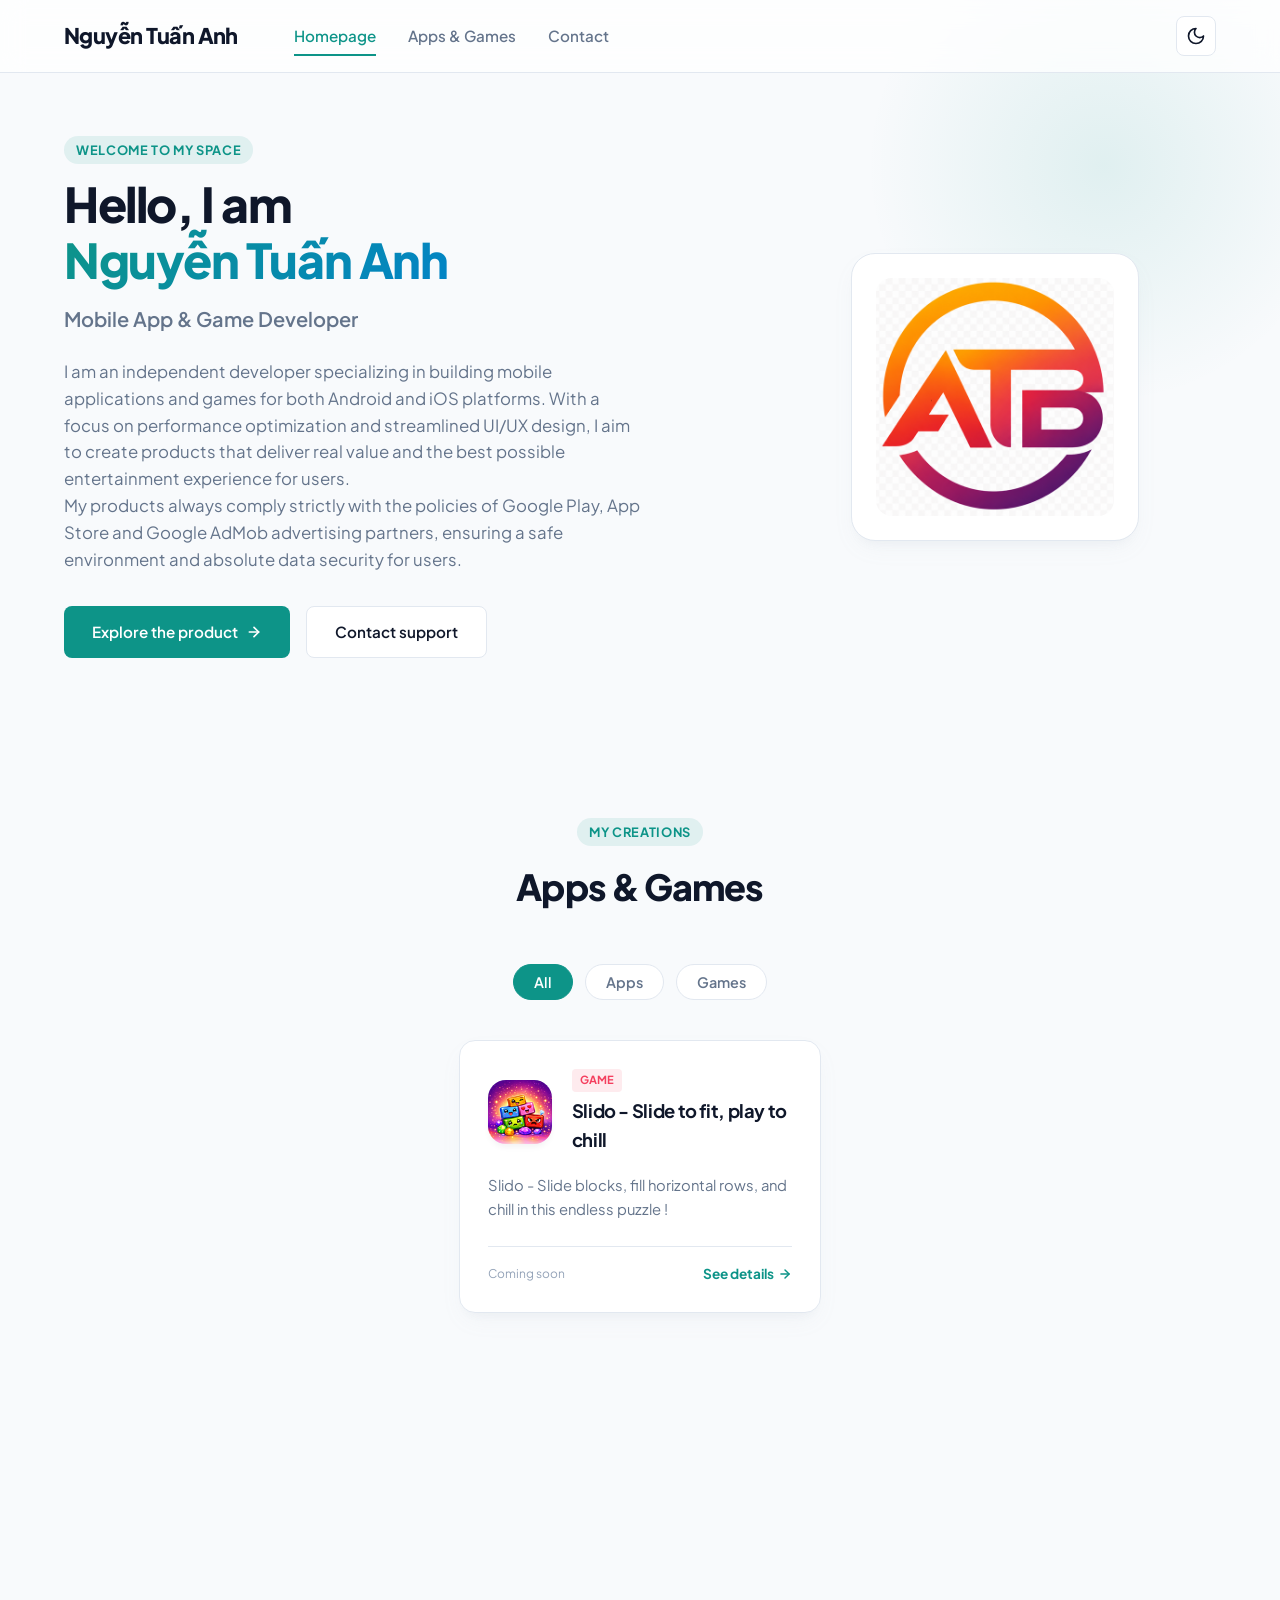
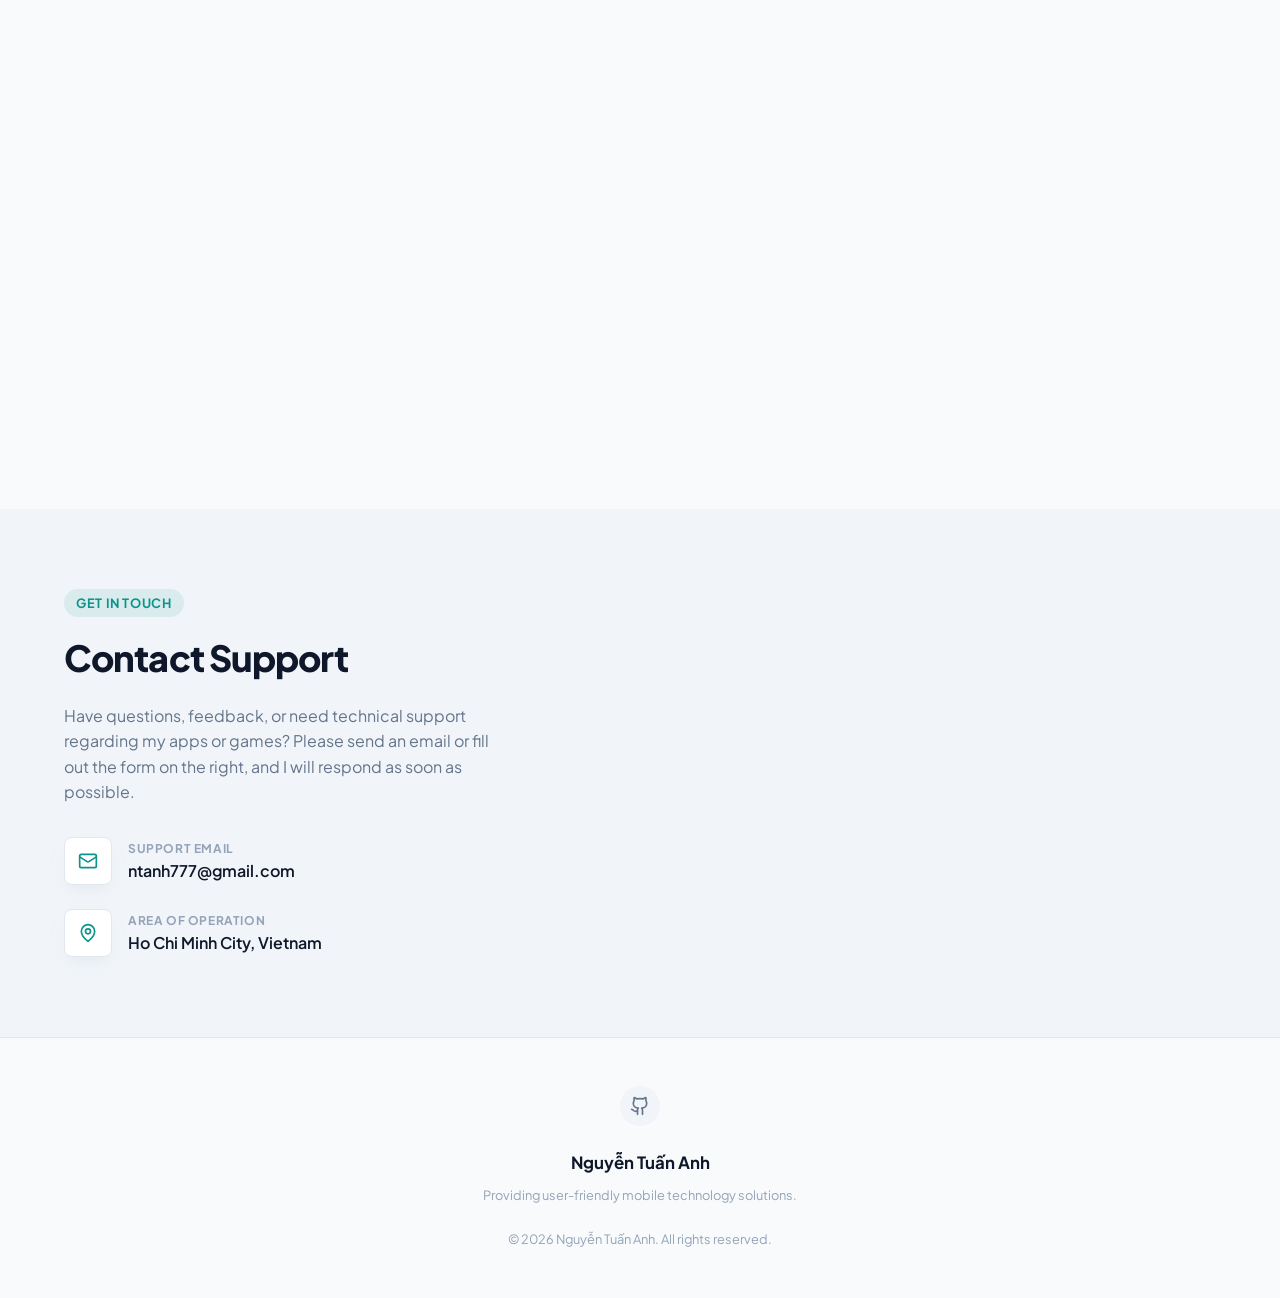
<file: index.html>
<!DOCTYPE html>
<html lang="vi" data-theme="light">

<head>
  <meta charset="UTF-8">
  <meta name="viewport" content="width=device-width, initial-scale=1.0">
  <meta http-equiv="X-UA-Compatible" content="ie=edge">

  <!-- SEO Meta Tags -->
  <title>Nguyễn Tuấn Anh - Mobile App & Game Developer | Portfolio</title>
  <meta name="description"
    content="Portfolio giới thiệu các ứng dụng và trò chơi di động chất lượng cao được phát triển bởi Nguyễn Tuấn Anh. Cung cấp đầy đủ thông tin hỗ trợ và chính sách bảo mật phục vụ kiểm duyệt của Google AdMob và các kho ứng dụng.">
  <meta name="author" content="Nguyễn Tuấn Anh">
  <meta name="robots" content="index, follow">

  <!-- Open Graph / Facebook -->
  <meta property="og:type" content="website">
  <meta property="og:title" content="Nguyễn Tuấn Anh - Mobile App & Game Developer">
  <meta property="og:description"
    content="Portfolio giới thiệu các ứng dụng và trò chơi di động chất lượng cao. Cung cấp đầy đủ thông tin hỗ trợ và chính sách bảo mật phục vụ kiểm duyệt.">
  <meta property="og:image" content="assets/og-image.png">
  <meta property="og:url" content="https://ntanh.github.io/website_github">

  <!-- Favicon -->
  <link rel="icon" type="image/png"
    href="data:image/svg+xml,<svg xmlns=%22http://www.w3.org/2000/svg%22 viewBox=%220 0 100 100%22><text y=%22.9em%22 font-size=%2290%22>⚡</text></svg>">

  <!-- Cấu hình CSS chính -->
  <link rel="stylesheet" href="css/styles.css">

  <!-- Nạp cấu hình tập trung trước để js/main.js có thể đọc được -->
  <script src="js/config.js"></script>
  <!-- Nạp logic điều hướng chính -->
  <script src="js/main.js" defer></script>
</head>

<body>

  <!-- HEADER -->
  <header>
    <div class="container header-container">
      <a href="#" class="brand" id="brand-link">
        <span id="header-dev-name">Developer</span>
      </a>

      <nav class="nav-links">
        <a href="#" class="nav-link active">Homepage</a>
        <a href="#apps" class="nav-link">Apps & Games</a>
        <a href="#contact" class="nav-link">Contact</a>
      </nav>

      <div class="header-actions">
        <!-- Nút chuyển đổi giao diện Sáng/Tối -->
        <button id="theme-toggle" class="theme-toggle" aria-label="Chuyển chế độ sáng tối">
          <!-- Biểu tượng nạp động -->
        </button>
      </div>
    </div>
  </header>

  <!-- DIỆN MẠO TRANG CHỦ CHÍNH (MAIN CONTENT) -->
  <main id="main-content">

    <!-- 1. HERO SECTION -->
    <section class="hero" id="home">
      <div class="container hero-grid">
        <div class="hero-text">
          <span class="section-tag">Welcome to my space</span>
          <h1 id="hero-title">Hello, I am <br><span>Developer</span></h1>
          <div class="hero-subtitle" id="hero-subtitle">Mobile App Developer</div>
          <div class="hero-description" id="hero-about-desc">
            <!-- Nội dung nạp động từ config.js -->
          </div>
          <div class="hero-buttons">
            <a href="#apps" class="btn btn-primary">
              Explore the product
              <svg xmlns="http://www.w3.org/2000/svg" width="16" height="16" viewBox="0 0 24 24" fill="none"
                stroke="currentColor" stroke-width="2.5" stroke-linecap="round" stroke-linejoin="round">
                <line x1="5" y1="12" x2="19" y2="12" />
                <polyline points="12 5 19 12 12 19" />
              </svg>
            </a>
            <a href="#contact" class="btn btn-secondary">Contact support</a>
          </div>
        </div>

        <div class="hero-image-container">
          <div class="hero-logo-box" id="hero-logo-box">
            <!-- Logo nạp động từ config.js -->
          </div>
        </div>
      </div>
    </section>

    <!-- 2. APPS & GAMES SECTION -->
    <section class="apps-section" id="apps" style="padding: 5rem 0;">
      <div class="container">

        <div class="section-title-wrapper">
          <span class="section-tag">My Creations</span>
          <h2 class="section-title">Apps & Games</h2>
        </div>

        <!-- Bộ Lọc Danh Mục -->
        <div class="filter-container">
          <button class="filter-btn active" data-filter="all">All</button>
          <button class="filter-btn" data-filter="app">Apps</button>
          <button class="filter-btn" data-filter="game">Games</button>
        </div>

        <!-- Danh sách hiển thị dưới dạng lưới -->
        <div class="apps-grid" id="apps-grid">
          <!-- App cards nạp động từ config.js -->
        </div>

      </div>
    </section>

    <!-- 3. CONTACT SECTION -->
    <section class="contact" id="contact">
      <div class="container contact-grid">

        <!-- Thông tin liên hệ bên trái -->
        <div class="contact-info-box">
          <span class="section-tag">Get in touch</span>
          <h2>Contact Support</h2>
          <p class="contact-description">
            Have questions, feedback, or need technical support regarding my apps or games? Please send an email
            or fill out the form on the right, and I will respond as soon as possible.
          </p>

          <div class="contact-detail-list">
            <!-- Hộp Email -->
            <div class="contact-detail-item">
              <div class="contact-icon-wrapper">
                <svg xmlns="http://www.w3.org/2000/svg" width="20" height="20" viewBox="0 0 24 24" fill="none"
                  stroke="currentColor" stroke-width="2" stroke-linecap="round" stroke-linejoin="round">
                  <rect width="20" height="16" x="2" y="4" rx="2" />
                  <path d="m22 7-8.97 5.7a1.94 1.94 0 0 1-2.06 0L2 7" />
                </svg>
              </div>
              <div>
                <div class="contact-label">Support Email</div>
                <a href="#" class="contact-value" id="contact-email-link"><span
                    id="contact-email">[EMAIL_ADDRESS]</span></a>
              </div>
            </div>

            <!-- Hộp Địa Chỉ -->
            <div class="contact-detail-item">
              <div class="contact-icon-wrapper">
                <svg xmlns="http://www.w3.org/2000/svg" width="20" height="20" viewBox="0 0 24 24" fill="none"
                  stroke="currentColor" stroke-width="2" stroke-linecap="round" stroke-linejoin="round">
                  <path d="M20 10c0 6-8 12-8 12s-8-6-8-12a8 8 0 0 1 16 0Z" />
                  <circle cx="12" cy="10" r="3" />
                </svg>
              </div>
              <div>
                <div class="contact-label">Area of operation</div>
                <div class="contact-value" id="contact-address">Ho Chi Minh City, Vietnam</div>
              </div>
            </div>
          </div>
        </div>

        <!-- Biểu mẫu gửi mail bên phải
        <div class="contact-form-container">
          <form class="contact-form" id="contact-form">
            <div class="form-group-row">
              <div class="form-group">
                <label for="form-name">Full Name *</label>
                <input type="text" id="form-name" class="form-input" placeholder="Nguyen Van A" required>
              </div>
              <div class="form-group">
                <label for="form-email">Contact Email *</label>
                <input type="email" id="form-email" class="form-input" placeholder="email" required>
              </div>
            </div>

            <div class="form-group">
              <label for="form-subject">Topics Needing Assistance *</label>
              <input type="text" id="form-subject" class="form-input"
                placeholder="For example: Card top-up error in Shadow Ninja or Voto support request">
            </div>

            <div class="form-group">
              <label for="form-message">Detailed Content *</label>
              <textarea id="form-message" class="form-textarea"
                placeholder="Describe your issue or suggestion in detail..." required></textarea>
            </div>

            <button type="submit" class="btn btn-primary" style="width: 100%; height: 3.2rem;">
              Submit Support Request
            </button>
          </form>
        </div>-->

      </div>
    </section>

    <!-- FOOTER -->
    <footer>
      <div class="container">
        <!-- Các liên kết mạng xã hội nạp động -->
        <div class="footer-socials" id="footer-socials"></div>

        <h3 style="font-weight: 700; margin-bottom: 0.5rem; color: var(--text-primary);" id="footer-dev-name">Developer
        </h3>
        <p style="font-size: 0.8rem; color: var(--text-muted); margin-bottom: 1.5rem;">Providing user-friendly mobile
          technology solutions.</p>

        <p id="footer-copyright" style="font-size: 0.8rem; color: var(--text-muted);">© 2026 Developer. All rights
          reserved.</p>
      </div>
    </footer>

  </main>

  <!-- TRANG XEM CHÍNH SÁCH BẢO MẬT & ĐIỀU KHOẢN DÀNH RIÊNG (ẨN MẶC ĐỊNH) -->
  <div id="policy-page" class="policy-page-container">
    <div class="container">
      <div class="policy-content-wrapper" id="policy-content">
        <!-- Nội dung chính sách nạp động qua hash router (vd: #privacy/voto) -->
      </div>
    </div>
  </div>

  <!-- MODAL CHI TIẾT ỨNG DỤNG (DIALOG BOX) -->
  <div id="app-modal" class="modal-overlay">
    <div class="modal-content">
      <!-- Nút đóng nhanh -->
      <button class="modal-close-btn" id="modal-close" aria-label="Đóng">
        <svg xmlns="http://www.w3.org/2000/svg" width="20" height="20" viewBox="0 0 24 24" fill="none"
          stroke="currentColor" stroke-width="2.5" stroke-linecap="round" stroke-linejoin="round">
          <line x1="18" y1="6" x2="6" y2="18" />
          <line x1="6" y1="6" x2="18" y2="18" />
        </svg>
      </button>

      <!-- Đầu Modal -->
      <div class="modal-app-header">
        <div class="modal-app-icon" id="modal-icon">
          <!-- Icon nạp động -->
        </div>
        <div class="modal-app-title-box">
          <h2 id="modal-title">Application name</h2>
          <div class="modal-app-meta">
            <span id="modal-badge" class="app-badge">Application</span>
          </div>
        </div>
      </div>

      <!-- Ảnh chụp màn hình -->
      <div class="modal-body-section">
        <div class="modal-section-title">Screenshot of the application</div>
        <div class="screenshot-carousel" id="modal-screenshots">
          <!-- Screenshots hoặc CSS Mockups nạp động -->
        </div>
      </div>

      <!-- Mô tả chi tiết -->
      <div class="modal-body-section">
        <div class="modal-section-title">Introducing the product</div>
        <p id="modal-desc" style="color: var(--text-secondary); font-size: 0.95rem;">Mô tả sản phẩm...</p>
      </div>

      <!-- Tính năng nổi bật -->
      <div class="modal-body-section">
        <div class="modal-section-title">Key features</div>
        <ul class="modal-features-list" id="modal-features">
          <!-- Các thẻ li nạp động -->
        </ul>
      </div>

      <!-- Đường dẫn tải Store -->
      <div class="modal-download-buttons" id="modal-downloads">
        <!-- Nút tải nạp động -->
      </div>

      <!-- Đường dẫn xem chính sách pháp lý -->
      <div class="modal-policy-links" id="modal-policy-links">
        <!-- Link Privacy Policy & Terms of Service nạp động -->
      </div>
    </div>
  </div>

</body>

</html>
</file>
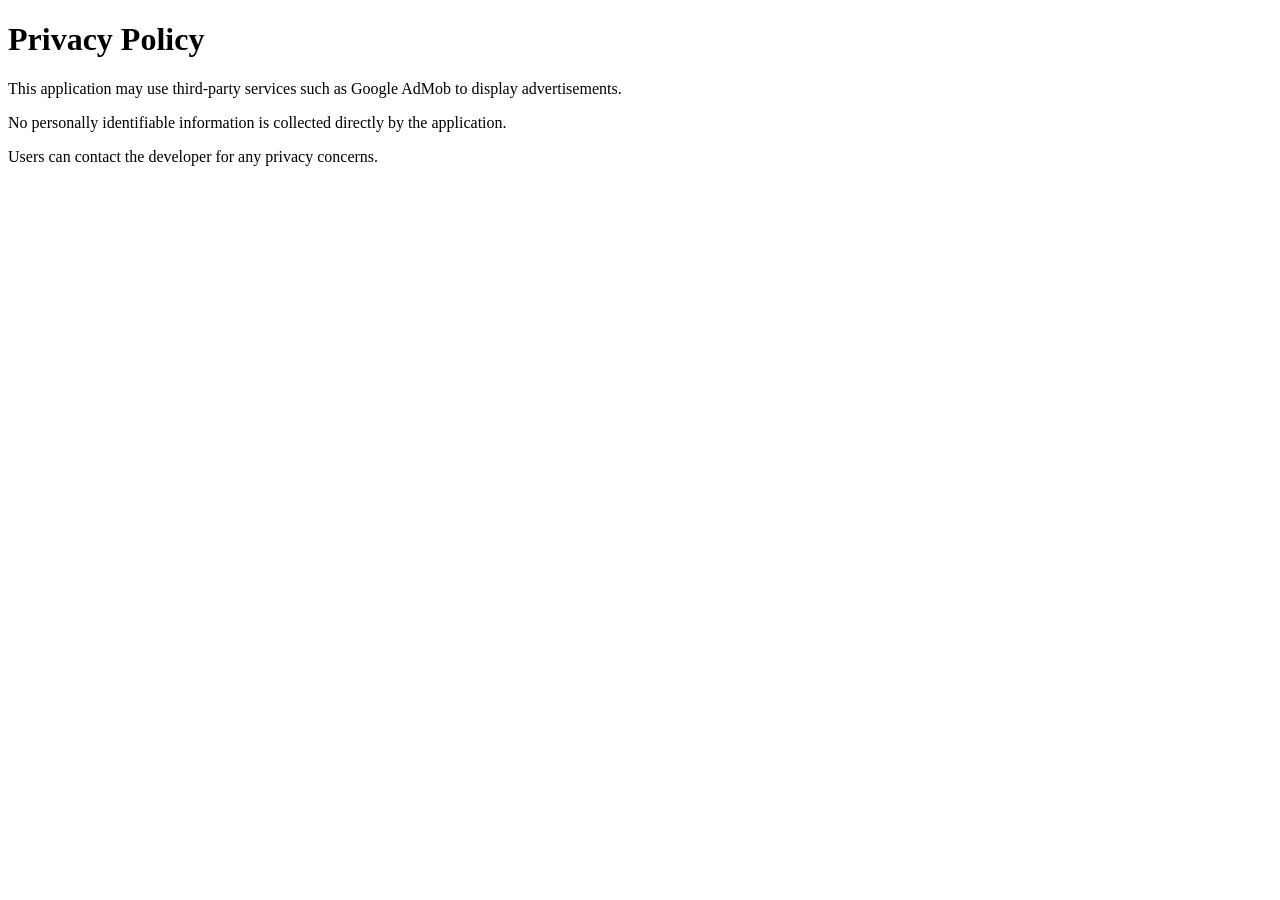
<file: privacy-policy.html>
<!DOCTYPE html>
<html>
<head>
<title>Privacy Policy</title>
</head>
<body>

<h1>Privacy Policy</h1>

<p>
This application may use third-party services such as Google AdMob
to display advertisements.
</p>

<p>
No personally identifiable information is collected directly by the application.
</p>

<p>
Users can contact the developer for any privacy concerns.
</p>

</body>
</html>
</file>
<file: css/styles.css>
/* 
 * PORTFOLIO & ADMOB REVIEW SYSTEM STYLE SYSTEM
 * Thiết kế bởi lập trình viên 50+ năm kinh nghiệm: tinh giản, bền bỉ, tối ưu và thẩm mỹ cao.
 */

@import url('https://fonts.googleapis.com/css2?family=Plus+Jakarta+Sans:wght@300;400;500;600;700;800&display=swap');

/* 1. KHAI BÁO BIẾN CHO HỆ THỐNG MÀU (CSS VARIABLES) */
:root {
  /* Tông màu sáng mặc định (Dịu mắt, thanh lịch) */
  --bg-primary: #f8fafc;
  /* Slate 50 */
  --bg-secondary: #ffffff;
  /* Trắng tinh */
  --bg-tertiary: #f1f5f9;
  /* Slate 100 */
  --bg-glass: rgba(255, 255, 255, 0.75);

  --text-primary: #0f172a;
  /* Slate 900 */
  --text-secondary: #64748b;
  /* Slate 500 */
  --text-muted: #94a3b8;
  /* Slate 400 */

  --accent: #0d9488;
  /* Teal 600 - Màu xanh mòng két cực kỳ dễ chịu và chuyên nghiệp */
  --accent-hover: #0f766e;
  /* Teal 700 */
  --accent-light: rgba(13, 148, 136, 0.1);
  --accent-secondary: #0284c7;
  /* Sky 600 */

  --border-color: #e2e8f0;
  /* Slate 200 */
  --card-shadow: 0 10px 25px -5px rgba(148, 163, 184, 0.08), 0 8px 10px -6px rgba(148, 163, 184, 0.08);
  --modal-shadow: 0 25px 50px -12px rgba(15, 23, 42, 0.15);
  --radius-sm: 8px;
  --radius-md: 16px;
  --radius-lg: 24px;
  --font-main: 'Plus Jakarta Sans', system-ui, -apple-system, sans-serif;
  --transition-fast: 0.2s cubic-bezier(0.4, 0, 0.2, 1);
  --transition-normal: 0.3s cubic-bezier(0.4, 0, 0.2, 1);
}

/* Tông màu tối (Dark Mode - Êm dịu, chống mỏi mắt ban đêm) */
[data-theme="dark"] {
  --bg-primary: #090d16;
  /* Slate đậm sâu */
  --bg-secondary: #111827;
  /* Gray 900 */
  --bg-tertiary: #1f2937;
  /* Gray 800 */
  --bg-glass: rgba(17, 24, 39, 0.75);

  --text-primary: #f9fafb;
  /* Gray 50 */
  --text-secondary: #9ca3af;
  /* Gray 400 */
  --text-muted: #6b7280;
  /* Gray 500 */

  --accent: #14b8a6;
  /* Teal 500 phát sáng nhẹ */
  --accent-hover: #0d9488;
  /* Teal 600 */
  --accent-light: rgba(20, 184, 166, 0.15);
  --accent-secondary: #38bdf8;
  /* Sky 400 */

  --border-color: #374151;
  /* Gray 700 */
  --card-shadow: 0 10px 25px -5px rgba(0, 0, 0, 0.3), 0 8px 10px -6px rgba(0, 0, 0, 0.3);
  --modal-shadow: 0 25px 50px -12px rgba(0, 0, 0, 0.5);
}

/* 2. THIẾT LẬP CƠ BẢN */
* {
  box-sizing: border-box;
  margin: 0;
  padding: 0;
}

html {
  scroll-behavior: smooth;
  font-size: 16px;
}

body {
  font-family: var(--font-main);
  background-color: var(--bg-primary);
  color: var(--text-primary);
  line-height: 1.6;
  overflow-x: hidden;
  transition: background-color var(--transition-normal), color var(--transition-normal);
}

/* Custom Thanh Cuộn */
::-webkit-scrollbar {
  width: 8px;
}

::-webkit-scrollbar-track {
  background: var(--bg-primary);
}

::-webkit-scrollbar-thumb {
  background: var(--border-color);
  border-radius: var(--radius-sm);
}

::-webkit-scrollbar-thumb:hover {
  background: var(--text-muted);
}

/* Lớp phủ đa dụng */
a {
  color: inherit;
  text-decoration: none;
  transition: color var(--transition-fast);
}

button {
  font-family: inherit;
  border: none;
  background: none;
  cursor: pointer;
  outline: none;
}

/* 3. BỐ CỤC CHUNG */
.container {
  width: 100%;
  max-width: 1200px;
  margin: 0 auto;
  padding: 0 1.5rem;
}

/* Header & Glassmorphism */
header {
  position: fixed;
  top: 0;
  left: 0;
  right: 0;
  z-index: 50;
  background-color: var(--bg-glass);
  backdrop-filter: blur(12px);
  -webkit-backdrop-filter: blur(12px);
  border-bottom: 1px solid var(--border-color);
  transition: background-color var(--transition-normal), border-color var(--transition-normal);
}

.header-container {
  display: flex;
  justify-content: space-between;
  align-items: center;
  height: 4.5rem;
}

.brand {
  display: flex;
  align-items: center;
  gap: 0.75rem;
  font-weight: 800;
  font-size: 1.35rem;
  letter-spacing: -0.025em;
  color: var(--text-primary);
}

.brand-logo {
  width: 2.25rem;
  height: 2.25rem;
  border-radius: 50%;
  overflow: hidden;
  display: flex;
  align-items: center;
  justify-content: center;
}

.nav-links {
  display: flex;
  align-items: center;
  gap: 2rem;
  margin-left: 3.5rem;
  margin-right: auto;
}

.nav-link {
  font-weight: 550;
  font-size: 0.95rem;
  color: var(--text-secondary);
  position: relative;
  padding: 0.5rem 0;
}

.nav-link:hover,
.nav-link.active {
  color: var(--accent);
}

.nav-link::after {
  content: '';
  position: absolute;
  bottom: 0;
  left: 0;
  width: 0;
  height: 2px;
  background-color: var(--accent);
  transition: width var(--transition-fast);
}

.nav-link:hover::after,
.nav-link.active::after {
  width: 100%;
}

.header-actions {
  display: flex;
  align-items: center;
  gap: 1rem;
}

/* Nút Sáng/Tối */
.theme-toggle {
  width: 2.5rem;
  height: 2.5rem;
  border-radius: var(--radius-sm);
  border: 1px solid var(--border-color);
  background-color: var(--bg-secondary);
  color: var(--text-primary);
  display: flex;
  align-items: center;
  justify-content: center;
  transition: all var(--transition-fast);
}

.theme-toggle:hover {
  background-color: var(--bg-tertiary);
  border-color: var(--accent);
}

/* 4. HERO SECTION (GIỚI THIỆU BẢN THÂN) */
.hero {
  padding: 8.5rem 0 5rem 0;
  display: flex;
  align-items: center;
  position: relative;
  overflow: hidden;
}

.hero::before {
  content: '';
  position: absolute;
  top: -10%;
  right: -5%;
  width: 30rem;
  height: 30rem;
  border-radius: 50%;
  background: radial-gradient(circle, var(--accent-light) 0%, transparent 70%);
  z-index: -1;
}

.hero-grid {
  display: grid;
  grid-template-columns: 1.2fr 0.8fr;
  gap: 3rem;
  align-items: center;
}

.hero-text h1 {
  font-size: 3rem;
  font-weight: 800;
  line-height: 1.15;
  letter-spacing: -0.03em;
  margin-bottom: 1rem;
}

.hero-text h1 span {
  color: var(--accent);
  background: linear-gradient(135deg, var(--accent) 0%, var(--accent-secondary) 100%);
  -webkit-background-clip: text;
  -webkit-text-fill-color: transparent;
}

.hero-subtitle {
  font-size: 1.25rem;
  font-weight: 600;
  color: var(--text-secondary);
  margin-bottom: 1.5rem;
}

.hero-description {
  color: var(--text-secondary);
  font-size: 1.05rem;
  margin-bottom: 2rem;
  max-width: 36rem;
}

.hero-buttons {
  display: flex;
  gap: 1rem;
  flex-wrap: wrap;
}

.btn {
  display: inline-flex;
  align-items: center;
  justify-content: center;
  gap: 0.5rem;
  padding: 0.8rem 1.75rem;
  font-weight: 600;
  font-size: 0.95rem;
  border-radius: var(--radius-sm);
  transition: all var(--transition-fast);
}

.btn-primary {
  background-color: var(--accent);
  color: #ffffff !important;
}

.btn-primary:hover {
  background-color: var(--accent-hover);
  transform: translateY(-2px);
}

.btn-secondary {
  border: 1px solid var(--border-color);
  background-color: var(--bg-secondary);
  color: var(--text-primary);
}

.btn-secondary:hover {
  background-color: var(--bg-tertiary);
  border-color: var(--text-muted);
}

/* Avatar / Logo lớn */
.hero-image-container {
  display: flex;
  justify-content: center;
  align-items: center;
}

.hero-logo-box {
  width: 18rem;
  height: 18rem;
  border-radius: var(--radius-lg);
  padding: 1.5rem;
  background-color: var(--bg-secondary);
  border: 1px solid var(--border-color);
  box-shadow: var(--card-shadow);
  display: flex;
  align-items: center;
  justify-content: center;
  position: relative;
  animation: float 6s ease-in-out infinite;
}

@keyframes float {

  0%,
  100% {
    transform: translateY(0);
  }

  50% {
    transform: translateY(-10px);
  }
}

/* 5. APPS & GAMES SECTION */
.section-title-wrapper {
  text-align: center;
  margin-bottom: 3rem;
}

.section-tag {
  display: inline-block;
  padding: 0.25rem 0.75rem;
  border-radius: 9999px;
  background-color: var(--accent-light);
  color: var(--accent);
  font-size: 0.8rem;
  font-weight: 700;
  text-transform: uppercase;
  letter-spacing: 0.05em;
  margin-bottom: 0.75rem;
}

.section-title {
  font-size: 2.25rem;
  font-weight: 800;
  letter-spacing: -0.025em;
}

/* Bộ Lọc (Filters) */
.filter-container {
  display: flex;
  justify-content: center;
  gap: 0.75rem;
  margin-bottom: 2.5rem;
  flex-wrap: wrap;
}

.filter-btn {
  padding: 0.5rem 1.25rem;
  font-weight: 600;
  font-size: 0.9rem;
  border-radius: 9999px;
  border: 1px solid var(--border-color);
  color: var(--text-secondary);
  background-color: var(--bg-secondary);
  transition: all var(--transition-fast);
}

.filter-btn:hover {
  border-color: var(--text-muted);
  color: var(--text-primary);
}

.filter-btn.active {
  background-color: var(--accent);
  border-color: var(--accent);
  color: #ffffff;
}

/* Danh Sách Lưới */
.apps-grid {
  display: grid;
  grid-template-columns: repeat(auto-fill, minmax(320px, 1fr));
  gap: 2rem;
  margin-bottom: 5rem;
}

/* Thẻ Ứng Dụng (App Card) */
.app-card {
  background-color: var(--bg-secondary);
  border: 1px solid var(--border-color);
  border-radius: var(--radius-md);
  padding: 1.75rem;
  box-shadow: var(--card-shadow);
  display: flex;
  flex-direction: column;
  height: 100%;
  transition: all var(--transition-normal);
  cursor: pointer;
  position: relative;
  overflow: hidden;
}

.app-card:hover {
  transform: translateY(-6px);
  border-color: var(--accent);
  box-shadow: 0 20px 25px -5px rgba(0, 0, 0, 0.1), 0 10px 10px -5px rgba(0, 0, 0, 0.04);
}

.app-card-header {
  display: flex;
  gap: 1.25rem;
  align-items: center;
  margin-bottom: 1.25rem;
}

.app-icon {
  width: 4rem;
  height: 4rem;
  border-radius: 18px;
  overflow: hidden;
  flex-shrink: 0;
  display: flex;
  align-items: center;
  justify-content: center;
  box-shadow: 0 4px 6px -1px rgba(0, 0, 0, 0.05);
  transition: transform var(--transition-fast);
}

.app-card:hover .app-icon {
  transform: scale(1.05);
}

.app-info {
  display: flex;
  flex-direction: column;
}

.app-badge {
  display: inline-block;
  align-self: flex-start;
  padding: 0.15rem 0.5rem;
  border-radius: 4px;
  font-size: 0.7rem;
  font-weight: 700;
  text-transform: uppercase;
  margin-bottom: 0.25rem;
}

.app-badge.app {
  background-color: rgba(59, 130, 246, 0.1);
  color: #3b82f6;
}

.app-badge.game {
  background-color: rgba(244, 63, 94, 0.1);
  color: #f43f5e;
}

.app-name {
  font-size: 1.15rem;
  font-weight: 700;
  letter-spacing: -0.02em;
  color: var(--text-primary);
}

.app-card-body {
  color: var(--text-secondary);
  font-size: 0.925rem;
  margin-bottom: 1.5rem;
  flex-grow: 1;
}

.app-card-footer {
  display: flex;
  justify-content: space-between;
  align-items: center;
  border-top: 1px solid var(--border-color);
  padding-top: 1rem;
  margin-top: auto;
}

.store-icons {
  display: flex;
  gap: 0.5rem;
}

.store-badge-mini {
  width: 1.5rem;
  height: 1.5rem;
  opacity: 0.6;
  transition: opacity var(--transition-fast);
}

.app-card:hover .store-badge-mini {
  opacity: 1;
}

.card-more-link {
  font-size: 0.85rem;
  font-weight: 700;
  color: var(--accent);
  display: flex;
  align-items: center;
  gap: 0.25rem;
}

/* 6. MODAL CHI TIẾT ỨNG DỤNG (APP DETAILS) & PRIVACY POLICY */
.modal-overlay {
  position: fixed;
  top: 0;
  left: 0;
  right: 0;
  bottom: 0;
  z-index: 100;
  background-color: rgba(15, 23, 42, 0.6);
  backdrop-filter: blur(8px);
  -webkit-backdrop-filter: blur(8px);
  display: flex;
  align-items: center;
  justify-content: center;
  padding: 1.5rem;
  opacity: 0;
  pointer-events: none;
  transition: opacity var(--transition-normal);
}

.modal-overlay.active {
  opacity: 1;
  pointer-events: auto;
}

.modal-content {
  background-color: var(--bg-secondary);
  border: 1px solid var(--border-color);
  border-radius: var(--radius-lg);
  width: 100%;
  max-width: 750px;
  max-height: 90vh;
  overflow-y: auto;
  box-shadow: var(--modal-shadow);
  position: relative;
  transform: scale(0.95) translateY(10px);
  transition: transform var(--transition-normal);
  padding: 2.5rem;
}

.modal-overlay.active .modal-content {
  transform: scale(1) translateY(0);
}

.modal-close-btn {
  position: absolute;
  top: 1.5rem;
  right: 1.5rem;
  width: 2.25rem;
  height: 2.25rem;
  border-radius: 50%;
  background-color: var(--bg-tertiary);
  color: var(--text-secondary);
  display: flex;
  align-items: center;
  justify-content: center;
  transition: all var(--transition-fast);
}

.modal-close-btn:hover {
  background-color: var(--accent);
  color: #ffffff;
}

/* Bố cục bên trong Modal chi tiết */
.modal-app-header {
  display: flex;
  gap: 1.5rem;
  align-items: center;
  margin-bottom: 2rem;
  flex-wrap: wrap;
}

.modal-app-icon {
  width: 5.5rem;
  height: 5.5rem;
  border-radius: 24px;
  box-shadow: 0 8px 16px -4px rgba(0, 0, 0, 0.1);
}

.modal-app-title-box h2 {
  font-size: 1.75rem;
  font-weight: 800;
  letter-spacing: -0.02em;
  margin-bottom: 0.25rem;
}

.modal-app-meta {
  display: flex;
  gap: 0.75rem;
  align-items: center;
}

.modal-body-section {
  margin-bottom: 2rem;
}

.modal-section-title {
  font-size: 1.1rem;
  font-weight: 700;
  margin-bottom: 0.75rem;
  color: var(--text-primary);
  border-left: 4px solid var(--accent);
  padding-left: 0.75rem;
}

.modal-features-list {
  list-style: none;
  padding-left: 0.5rem;
}

.modal-features-list li {
  position: relative;
  padding-left: 1.5rem;
  margin-bottom: 0.5rem;
  font-size: 0.95rem;
  color: var(--text-secondary);
}

.modal-features-list li::before {
  content: '✓';
  position: absolute;
  left: 0;
  color: var(--accent);
  font-weight: 700;
}

/* Ảnh chụp màn hình Mockup (CSS generated screens) */
.screenshot-carousel {
  display: flex;
  gap: 1rem;
  overflow-x: auto;
  padding-bottom: 0.75rem;
  scroll-snap-type: x mandatory;
}

.screenshot-card-mock {
  flex: 0 0 180px;
  height: 320px;
  border-radius: var(--radius-sm);
  background: linear-gradient(135deg, var(--bg-tertiary) 0%, var(--border-color) 100%);
  border: 4px solid var(--text-primary);
  display: flex;
  flex-direction: column;
  justify-content: space-between;
  padding: 1rem;
  color: var(--text-primary);
  font-size: 0.8rem;
  scroll-snap-align: start;
  position: relative;
  overflow: hidden;
}

.screenshot-card-mock::after {
  content: '';
  position: absolute;
  top: 5px;
  left: 50%;
  transform: translateX(-50%);
  width: 40px;
  height: 4px;
  background-color: var(--text-primary);
  border-radius: 99px;
}

/* Nút tải về thiết kế vector cao cấp */
.modal-download-buttons {
  display: flex;
  gap: 1rem;
  flex-wrap: wrap;
  margin-top: 2rem;
  border-top: 1px solid var(--border-color);
  padding-top: 1.5rem;
}

.store-btn {
  display: flex;
  align-items: center;
  gap: 0.75rem;
  background-color: #000000;
  color: #ffffff;
  padding: 0.65rem 1.25rem;
  border-radius: var(--radius-sm);
  border: 1px solid #334155;
  transition: all var(--transition-fast);
  width: 14rem;
}

[data-theme="dark"] .store-btn {
  background-color: var(--bg-tertiary);
  border-color: var(--border-color);
}

.store-btn:hover {
  transform: translateY(-2px);
  box-shadow: 0 4px 12px rgba(0, 0, 0, 0.25);
  background-color: #111827;
}

.store-btn-svg {
  width: 1.75rem;
  height: 1.75rem;
  fill: #ffffff;
}

.store-btn-text {
  display: flex;
  flex-direction: column;
  text-align: left;
}

.store-btn-subtitle {
  font-size: 0.65rem;
  text-transform: uppercase;
  color: #94a3b8;
  letter-spacing: 0.05em;
  font-weight: 500;
}

.store-btn-title {
  font-size: 0.95rem;
  font-weight: 700;
  line-height: 1.1;
}

/* Link Chính sách bảo mật phụ */
.modal-policy-links {
  display: flex;
  gap: 1.5rem;
  margin-top: 1.5rem;
  font-size: 0.85rem;
  font-weight: 600;
  color: var(--accent);
}

.modal-policy-links a:hover {
  text-decoration: underline;
}

/* 7. DYNAMIC PRIVACY POLICY VIEWER SECTION (Khi truy cập bằng hash link) */
.policy-page-container {
  padding: 8.5rem 0 5rem 0;
  max-width: 800px;
  margin: 0 auto;
  display: none;
}

.policy-page-container.active {
  display: block;
}

.policy-content-wrapper {
  background-color: var(--bg-secondary);
  border: 1px solid var(--border-color);
  border-radius: var(--radius-md);
  padding: 3rem;
  box-shadow: var(--card-shadow);
}

.policy-content-wrapper h3 {
  font-size: 1.75rem;
  font-weight: 800;
  margin-bottom: 1.5rem;
  letter-spacing: -0.02em;
}

.policy-content-wrapper h4 {
  font-size: 1.2rem;
  font-weight: 700;
  margin: 1.5rem 0 0.75rem 0;
}

.policy-content-wrapper p {
  color: var(--text-secondary);
  margin-bottom: 1rem;
}

.policy-content-wrapper ul {
  padding-left: 1.5rem;
  margin-bottom: 1rem;
  color: var(--text-secondary);
}

.policy-content-wrapper li {
  margin-bottom: 0.5rem;
}

.policy-back-btn {
  display: inline-flex;
  align-items: center;
  gap: 0.5rem;
  margin-bottom: 1.5rem;
  font-weight: 700;
  color: var(--accent);
}

.policy-back-btn:hover {
  transform: translateX(-3px);
}

/* 8. LIÊN HỆ & HỖ TRỢ (CONTACT SECTION) */
.contact {
  padding: 5rem 0;
  background-color: var(--bg-tertiary);
  transition: background-color var(--transition-normal);
}

.contact-grid {
  display: grid;
  grid-template-columns: 0.8fr 1.2fr;
  gap: 3.5rem;
}

.contact-info-box h2 {
  font-size: 2.25rem;
  font-weight: 800;
  letter-spacing: -0.025em;
  margin-bottom: 1rem;
}

.contact-description {
  color: var(--text-secondary);
  margin-bottom: 2rem;
}

.contact-detail-list {
  display: flex;
  flex-direction: column;
  gap: 1.5rem;
}

.contact-detail-item {
  display: flex;
  align-items: center;
  gap: 1rem;
}

.contact-icon-wrapper {
  width: 3rem;
  height: 3rem;
  border-radius: var(--radius-sm);
  background-color: var(--bg-secondary);
  border: 1px solid var(--border-color);
  color: var(--accent);
  display: flex;
  align-items: center;
  justify-content: center;
  font-size: 1.25rem;
  box-shadow: var(--card-shadow);
}

.contact-label {
  font-size: 0.75rem;
  text-transform: uppercase;
  color: var(--text-muted);
  font-weight: 700;
  letter-spacing: 0.05em;
}

.contact-value {
  font-weight: 600;
  color: var(--text-primary);
}

/* Form liên hệ hiện đại */
.contact-form {
  background-color: var(--bg-secondary);
  border: 1px solid var(--border-color);
  border-radius: var(--radius-md);
  padding: 2.5rem;
  box-shadow: var(--card-shadow);
}

.form-group-row {
  display: grid;
  grid-template-columns: 1fr 1fr;
  gap: 1.5rem;
  margin-bottom: 1.5rem;
}

.form-group {
  display: flex;
  flex-direction: column;
  gap: 0.5rem;
  margin-bottom: 1.5rem;
}

.form-group label {
  font-size: 0.85rem;
  font-weight: 700;
  color: var(--text-secondary);
}

.form-input,
.form-textarea {
  width: 100%;
  padding: 0.75rem 1rem;
  border-radius: var(--radius-sm);
  border: 1px solid var(--border-color);
  background-color: var(--bg-primary);
  color: var(--text-primary);
  font-family: inherit;
  font-size: 0.95rem;
  transition: all var(--transition-fast);
}

.form-input:focus,
.form-textarea:focus {
  outline: none;
  border-color: var(--accent);
  box-shadow: 0 0 0 3px var(--accent-light);
}

.form-textarea {
  resize: vertical;
  min-height: 8rem;
}

/* 9. FOOTER */
footer {
  background-color: var(--bg-primary);
  border-top: 1px solid var(--border-color);
  padding: 3rem 0;
  text-align: center;
  color: var(--text-secondary);
  font-size: 0.9rem;
  transition: background-color var(--transition-normal), border-color var(--transition-normal);
}

.footer-socials {
  display: flex;
  justify-content: center;
  gap: 1.5rem;
  margin-bottom: 1.5rem;
}

.social-icon {
  width: 2.5rem;
  height: 2.5rem;
  border-radius: 50%;
  background-color: var(--bg-tertiary);
  color: var(--text-secondary);
  display: flex;
  align-items: center;
  justify-content: center;
  transition: all var(--transition-fast);
}

.social-icon:hover {
  background-color: var(--accent);
  color: #ffffff;
  transform: translateY(-2px);
}

/* 10. THIẾT KẾ ĐÁP ỨNG (RESPONSIVE DESIGNS) */
@media (max-width: 968px) {
  .hero-grid {
    grid-template-columns: 1fr;
    text-align: center;
    gap: 2.5rem;
  }

  .hero-text h1 {
    font-size: 2.5rem;
  }

  .hero-description {
    margin: 0 auto 2rem auto;
  }

  .hero-buttons {
    justify-content: center;
  }

  .contact-grid {
    grid-template-columns: 1fr;
    gap: 3rem;
  }
}

@media (max-width: 640px) {
  html {
    font-size: 15px;
  }

  .nav-links {
    display: none;
    /* Hoặc ẩn bớt cho gọn, chuyển thành nút menu di động */
  }

  .form-group-row {
    grid-template-columns: 1fr;
    gap: 0;
  }

  .modal-content {
    padding: 1.5rem;
  }

  .modal-app-header {
    flex-direction: column;
    text-align: center;
  }

  .modal-download-buttons {
    flex-direction: column;
  }

  .store-btn {
    width: 100%;
  }
}

/* =========================================================================
   SỬA LỖI CO GIÃN HÌNH ẢNH (IMAGE AUTO-SCALING FIX)
   ========================================================================= */

/* Ràng buộc ảnh trong các container logo/icon */
.brand-logo img,
.app-icon img,
.modal-app-icon img {
  width: 100%;
  height: 100%;
  object-fit: cover;
  display: block;
}

/* Bo góc cho logo trong modal */
.modal-app-icon {
  overflow: hidden;
}

/* Ảnh logo lớn ở Hero Section */
.hero-logo-box img {
  max-width: 100%;
  max-height: 100%;
  object-fit: contain;
  border-radius: var(--radius-md);
  display: block;
}

/* Định dạng hình ảnh screenshot trong carousel của Modal */
.screenshot-carousel img {
  width: 13rem;
  /* Tương đương w-48 */
  height: 25rem;
  /* Tương đương h-80 */
  object-fit: cover;
  border-radius: var(--radius-sm);
  border: 1px solid var(--border-color);
  flex-shrink: 0;
}

/* Các class tiện ích bổ trợ (Tailwind compatibility) */
.w-full {
  width: 100% !important;
}

.h-full {
  height: 100% !important;
}

.object-cover {
  object-fit: cover !important;
}

.flex-shrink-0 {
  flex-shrink: 0 !important;
}
</file>
